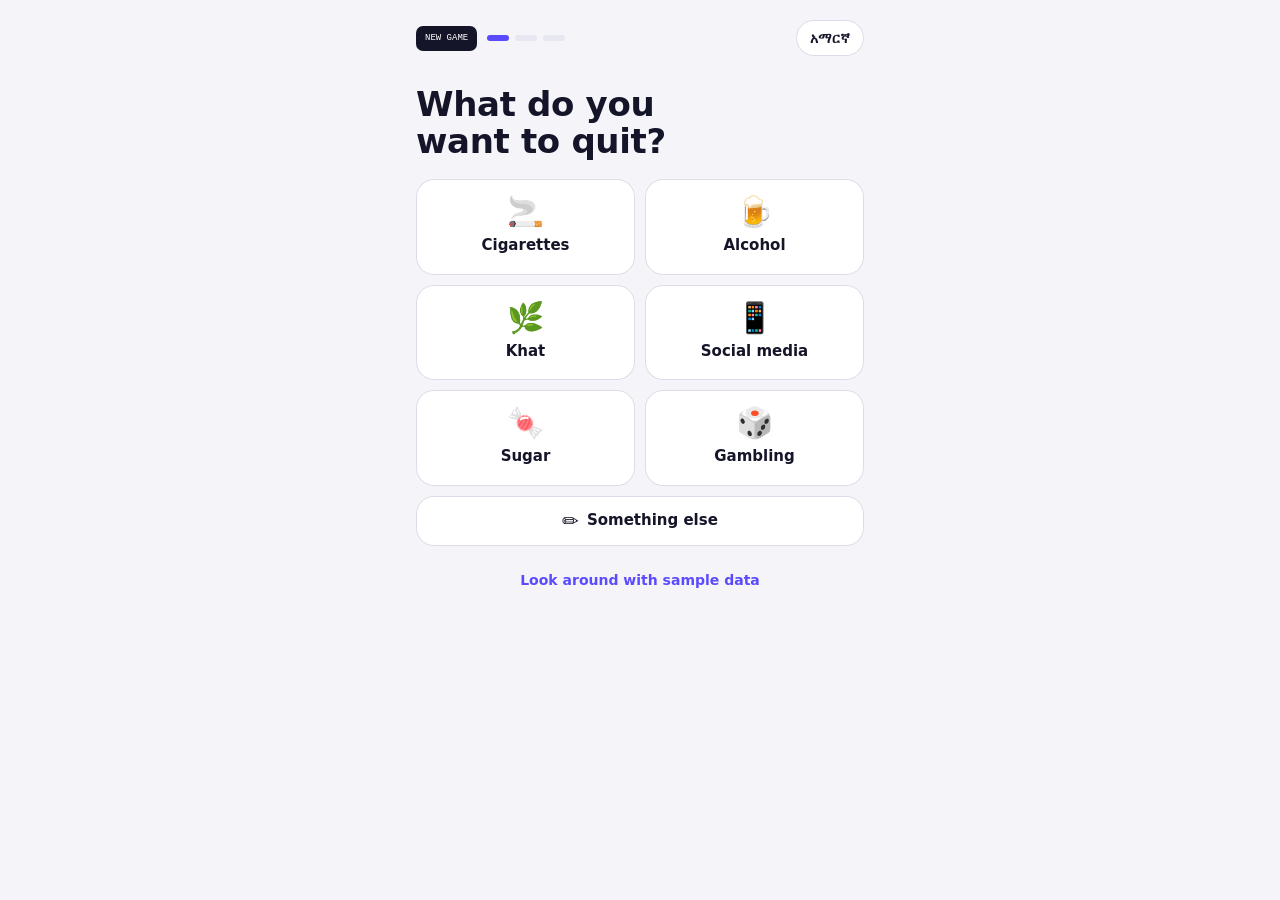
<file: index.html>
<!doctype html>
<html lang="en">
<head>
<meta charset="utf-8">
<meta name="viewport" content="width=device-width,initial-scale=1,viewport-fit=cover">
<meta http-equiv="Content-Security-Policy" content="default-src 'none'; script-src 'self'; style-src 'self' 'unsafe-inline' https://fonts.googleapis.com; font-src https://fonts.gstatic.com; img-src 'self' data:; connect-src 'self'; manifest-src 'self'; worker-src 'self'; base-uri 'none'; form-action 'none'; object-src 'none'">
<meta name="referrer" content="no-referrer">
<title>Play and Quit</title>
<meta name="theme-color" content="#170f35">
<link rel="stylesheet" href="https://fonts.googleapis.com/css2?family=Bricolage+Grotesque:opsz,wght@12..96,600;12..96,800&family=DM+Sans:wght@400;500;700&family=Press+Start+2P&family=JetBrains+Mono:wght@500;700&family=Noto+Sans+Ethiopic:wght@400;700&display=swap">
<link rel="manifest" href="manifest.webmanifest">
<link rel="icon" href="icon.svg" type="image/svg+xml">
<link rel="apple-touch-icon" href="icon-192.png">
<meta name="apple-mobile-web-app-capable" content="yes">
<meta name="mobile-web-app-capable" content="yes">
<link rel="stylesheet" href="app.css">
<style>:root{padding-top:env(safe-area-inset-top,0px)}body{margin:0}[hidden]{display:none!important}</style>
</head>
<body>
<div class="app" id="app"></div>
<div id="layer"></div>
<script src="app.js"></script>
</body>
</html>
</file>
<file: app.css>
/* Layout: one phone-width column. A clean light shell, with a dark arcade score cabinet as the centerpiece of each screen and a tab bar pinned to the bottom. */
:root{
  --bg:#f4f4f9; --card:#ffffff; --tx:#151529; --mu:#646882; --track:#e6e7f0; --line:#dcdde8;
  --btn:#151529; --btntx:#ffffff; --chip:#e9e6ff;
  --cab:#170f35; --cab2:#241a52; --cabgrid:#2e2462; --cabtx:#f4f0ff; --cabmu:#a197cf;
  --xp:#5b4bff; --amber:#ffb627; --pink:#ff4f9a; --cyan:#4fd8ff;
  --good:#12a578; --goodsoft:#dcf5ec; --warnsoft:#ffe7f0; --warntx:#b81f5e;
  --f-display:"Bricolage Grotesque","Noto Sans Ethiopic","Segoe UI",system-ui,sans-serif;
  --f-body:"DM Sans","Noto Sans Ethiopic",system-ui,-apple-system,sans-serif;
  --f-pixel:"Press Start 2P","Noto Sans Ethiopic","Courier New",monospace;
  --f-mono:"JetBrains Mono",ui-monospace,Menlo,monospace;
}
@media (prefers-color-scheme: dark){:root:not([data-theme="light"]){
  --bg:#0f0f19; --card:#1a1a29; --tx:#f0f0f8; --mu:#9b9eb8; --track:#2a2b3e; --line:#2f3045;
  --btn:#f0f0f8; --btntx:#151529; --chip:#2a2552; --goodsoft:#123a2e; --warnsoft:#3a1828; --warntx:#ff8ab8; color-scheme:dark}}
:root[data-theme="dark"]{
  --bg:#0f0f19; --card:#1a1a29; --tx:#f0f0f8; --mu:#9b9eb8; --track:#2a2b3e; --line:#2f3045;
  --btn:#f0f0f8; --btntx:#151529; --chip:#2a2552; --goodsoft:#123a2e; --warnsoft:#3a1828; --warntx:#ff8ab8; color-scheme:dark}
*{box-sizing:border-box}
html,body{height:100%}
body{background:var(--bg);color:var(--tx);font-family:var(--f-body);font-size:15px;line-height:1.45;-webkit-tap-highlight-color:transparent}
button,input,select,textarea{font:inherit;color:inherit}
button{cursor:pointer}
:focus-visible{outline:3px solid var(--xp);outline-offset:2px}
.app{max-width:480px;margin:0 auto;min-height:100%;display:flex;flex-direction:column;
  padding-left:max(16px,env(safe-area-inset-left,0px));padding-right:max(16px,env(safe-area-inset-right,0px));padding-block:12px calc(92px + env(safe-area-inset-bottom,0px))}
.app.nonav{padding-bottom:calc(24px + env(safe-area-inset-bottom,0px))}
.view{display:flex;flex-direction:column;gap:12px}

/* top bar */
.top{display:flex;justify-content:space-between;align-items:center;gap:10px;padding:4px 0}
.habit{display:flex;gap:8px;align-items:center;font-weight:700;font-size:15px;background:none;border:0;padding:4px 0;min-width:0}
.habit i{width:32px;height:32px;border-radius:10px;background:var(--chip);display:grid;place-items:center;font-style:normal;font-size:16px;flex:none}
.habit span{overflow:hidden;text-overflow:ellipsis;white-space:nowrap}
.habit .car{font-size:11px;color:var(--mu)}
.lvl{font:9px/1 var(--f-pixel);background:var(--btn);color:var(--btntx);padding:8px 9px;border-radius:7px;white-space:nowrap}
h1.h{font:800 26px/1.1 var(--f-display);margin:0;letter-spacing:-.01em;text-wrap:balance}

/* buttons */
.row2{display:flex;gap:8px}
.btn{flex:1;border:0;border-radius:14px;padding:14px 12px;font-weight:700;font-size:15px;background:var(--btn);color:var(--btntx)}
.btn.ghost{background:var(--card);color:var(--tx);box-shadow:inset 0 0 0 1px var(--line)}
.btn.px{font:11px/1.4 var(--f-pixel);letter-spacing:.04em;border-radius:9px;background:var(--pink);color:#1a0820;box-shadow:0 4px 0 #a5235d}
.btn.amber{background:var(--amber);color:#2a1a00;box-shadow:0 4px 0 #b57900}
.btn.danger{background:var(--warnsoft);color:var(--warntx)}
.btn:active{transform:translateY(1px)}
.btn.sm{flex:none;padding:9px 12px;font-size:13px;border-radius:10px}
.link{background:none;border:0;color:var(--xp);font-weight:700;padding:6px 0;font-size:14px}

/* arcade cabinet */
.cab{background:var(--cab);color:var(--cabtx);border-radius:20px;padding:16px 16px 14px;position:relative;overflow:hidden;
  background-image:linear-gradient(var(--cabgrid) 1px,transparent 1px),linear-gradient(90deg,var(--cabgrid) 1px,transparent 1px);background-size:18px 18px}
.cab::after{content:"";position:absolute;inset:0;pointer-events:none;background:repeating-linear-gradient(0deg,rgba(0,0,0,.16) 0 1px,transparent 1px 3px)}
.cab>*{position:relative;z-index:1}
.cab .row{display:flex;justify-content:space-between;font:8px/1.6 var(--f-pixel);color:var(--cabmu)}
.cab .row b{display:block;font:700 14px var(--f-mono);color:var(--amber);margin-top:3px;font-variant-numeric:tabular-nums}
.cab .row .r{text-align:right}
.cab .lab{font:8px var(--f-pixel);color:var(--cyan);text-align:center;margin-top:12px;letter-spacing:.1em}
.cab .score{font:700 clamp(32px,10vw,42px)/1.1 var(--f-mono);text-align:center;margin-top:8px;font-variant-numeric:tabular-nums;letter-spacing:-.02em}
.cab .score small{font-size:.38em;color:var(--cabmu);margin:0 5px 0 1px}
.cab .sec{font:8px var(--f-pixel);color:var(--cabmu);text-align:center;margin-top:8px}
.blocks{display:grid;grid-template-columns:repeat(20,1fr);gap:2px;margin-top:14px}
.blocks i{height:11px;background:var(--cabgrid)}
.blocks i.on{background:var(--amber)}
.blocks i.flag{background:var(--pink)}
.blocks.won i{background:var(--cyan)}
.cab .cap{display:flex;justify-content:space-between;font:7px/1.4 var(--f-pixel);color:var(--cabmu);margin-top:7px;gap:8px}
.cab .cap b{color:var(--amber);font-weight:400}
.cab .cap b.won{color:var(--cyan)}
@keyframes blink{50%{opacity:.35}}
.beaten{animation:blink 1.2s steps(2) infinite}
@media (prefers-reduced-motion:reduce){.beaten{animation:none}}

.say{background:var(--card);border-radius:14px;padding:12px 14px;font-size:14px;color:var(--mu);line-height:1.4}
.say b{color:var(--tx)}
.say.win{background:var(--goodsoft)}
.chain{display:flex;align-items:center;gap:10px;background:var(--card);border-radius:14px;padding:12px 14px}
.chain .t{font-size:12.5px;color:var(--mu);line-height:1.3;flex:1;min-width:0}
.chain .t b{display:block;color:var(--tx);font-size:14px}
.pips{display:flex;gap:4px;flex-wrap:wrap;justify-content:flex-end;max-width:50%}
.pip{width:15px;height:15px;border-radius:4px;background:var(--track)}
.pip.on{background:var(--xp)}
.pip.now{background:transparent;box-shadow:inset 0 0 0 2px var(--xp)}
.trail{background:var(--card);border-radius:14px;padding:12px 14px}
.cap2{font-size:11px;letter-spacing:.08em;text-transform:uppercase;color:var(--mu);display:flex;justify-content:space-between;gap:8px}
.trail svg{width:100%;height:42px;display:block;margin-top:6px}

.mini{display:grid;grid-template-columns:1fr 1fr;gap:8px}
.mini>div{background:var(--card);border-radius:14px;padding:12px;font-size:12px;color:var(--mu);line-height:1.3;min-width:0}
.mini b{display:block;font:700 17px var(--f-mono);color:var(--tx);font-variant-numeric:tabular-nums;margin-bottom:2px;overflow-wrap:anywhere}

/* break quest */
.quest{background:var(--card);border-radius:18px;padding:14px;display:flex;flex-direction:column;gap:10px}
.quest .hd{display:flex;justify-content:space-between;align-items:baseline;gap:8px}
.quest .hd b{font:800 19px/1.15 var(--f-display)}
.quest .hd span{font:700 13px var(--f-mono);color:var(--mu);white-space:nowrap}
.days{display:grid;grid-template-columns:repeat(10,1fr);gap:4px}
.days i{aspect-ratio:1;border-radius:5px;background:var(--track);font:700 9px/1 var(--f-mono);display:grid;place-items:center;font-style:normal;color:var(--mu)}
.days i.ok{background:var(--good);color:#fff}
.days i.today{background:var(--amber);color:#2a1a00}
.days i.cp{box-shadow:inset 0 0 0 2px var(--xp)}
.days i.goal{background:var(--cab);color:var(--amber)}
.legend{display:flex;gap:12px;font-size:11.5px;color:var(--mu);flex-wrap:wrap}
.legend span::before{content:"";display:inline-block;width:9px;height:9px;border-radius:2px;margin-right:5px;background:var(--c)}
.legend span.cpk::before{background:transparent;box-shadow:inset 0 0 0 2px var(--xp)}

/* cleared / free banner */
.banner{background:var(--cab);color:var(--cabtx);border-radius:18px;padding:16px;text-align:center;display:flex;flex-direction:column;gap:10px}
.banner h3{font:400 15px/1.5 var(--f-pixel);color:var(--amber);margin:0}
.banner p{margin:0;font-size:14px;color:var(--cabmu)}

/* ladder */
.ladder{display:flex;flex-direction:column;gap:6px}
.rung{display:grid;grid-template-columns:38px 1fr auto;gap:10px;align-items:center;background:var(--card);border-radius:12px;padding:10px 12px}
.rung .n{font:8px var(--f-pixel);color:var(--mu)}
.rung .t{font-size:12px;color:var(--mu);line-height:1.3;min-width:0}
.rung .t b{display:block;color:var(--tx);font-size:14px}
.rung .d{font:700 14px var(--f-mono);font-variant-numeric:tabular-nums;white-space:nowrap}
.rung.up .d{color:var(--good)}
.rung.down{background:var(--warnsoft)}
.rung.down .d{color:var(--warntx)}
.rung.live{box-shadow:inset 0 0 0 2px var(--xp)}
.rung.live .d{color:var(--xp)}
.goals{display:flex;gap:6px;flex-wrap:wrap}
.goals span{font:7px/1 var(--f-pixel);padding:8px 7px;border-radius:5px;background:var(--track);color:var(--mu)}
.goals span.got{background:var(--cab);color:var(--amber)}
.goals span.boss{background:transparent;box-shadow:inset 0 0 0 2px var(--pink);color:var(--pink)}
.goals span.boss.got{background:var(--pink);color:#1a0820}
.empty{color:var(--mu);font-size:14px;text-align:center;padding:18px 10px;background:var(--card);border-radius:14px}

/* forms */
.sect{font-size:11px;letter-spacing:.08em;text-transform:uppercase;color:var(--mu);margin:8px 0 -4px}
.card{background:var(--card);border-radius:16px;padding:14px;display:flex;flex-direction:column;gap:12px;box-shadow:inset 0 0 0 1px var(--line)}
.fld{display:flex;flex-direction:column;gap:6px;font-size:13px;color:var(--mu)}
.fld input,.fld select,.fld textarea{background:var(--bg);border:1px solid var(--line);border-radius:11px;padding:11px 12px;font-size:16px;color:var(--tx);width:100%;min-width:0}
.fld textarea{font:12px/1.4 var(--f-mono);min-height:90px;resize:vertical}
.inline{display:flex;gap:8px}
.inline>*{flex:1;min-width:0}
.chips{display:flex;gap:6px;flex-wrap:wrap}
.chip{border:0;font-size:14px;padding:9px 13px;border-radius:999px;background:var(--bg);color:var(--tx);box-shadow:inset 0 0 0 1px var(--line)}
.chip.on{background:var(--btn);color:var(--btntx);box-shadow:none}
.mode{border:0;text-align:left;border-radius:18px;padding:14px;background:var(--card);display:flex;flex-direction:column;gap:6px;box-shadow:inset 0 0 0 1px var(--line);width:100%}
.mode.sel{box-shadow:inset 0 0 0 2px var(--xp)}
.mode .tag{font:8px var(--f-pixel);color:var(--xp)}
.mode h3{margin:0;font:800 19px var(--f-display);color:var(--tx)}
.mode p{margin:0;font-size:13.5px;color:var(--mu);line-height:1.4}
.toggle{display:flex;justify-content:space-between;align-items:center;gap:12px;font-size:15px;color:var(--tx)}
.toggle small{display:block;color:var(--mu);font-size:12.5px}
.sw{position:relative;width:48px;height:28px;flex:none}
.sw input{opacity:0;position:absolute;inset:0;margin:0;cursor:pointer}
.sw span{position:absolute;inset:0;border-radius:99px;background:var(--track);transition:background .15s;pointer-events:none}
.sw span::after{content:"";position:absolute;top:3px;left:3px;width:22px;height:22px;border-radius:50%;background:#fff;box-shadow:0 1px 3px rgba(0,0,0,.25);transition:transform .15s}
.sw input:checked+span{background:var(--xp)}
.sw input:checked+span::after{transform:translateX(20px)}
.sw input:focus-visible+span{outline:3px solid var(--xp);outline-offset:2px}
.note{font-size:12.5px;color:var(--mu);margin:0}
.err{font-size:13px;color:var(--warntx);margin:0}

/* tab bar */
.tabs{position:fixed;left:0;right:0;bottom:0;z-index:20;background:var(--card);box-shadow:0 -1px 0 var(--line);
  padding:8px max(16px,env(safe-area-inset-right,0px)) calc(8px + env(safe-area-inset-bottom,0px)) max(16px,env(safe-area-inset-left,0px))}
.tabs div{max-width:480px;margin:0 auto;display:flex;gap:6px}
.tab{flex:1;border:0;background:none;border-radius:12px;padding:8px 4px;display:flex;flex-direction:column;align-items:center;gap:3px;font-size:12px;font-weight:700;color:var(--mu)}
.tab svg{width:22px;height:22px}
.tab.on{color:var(--tx);background:var(--bg)}

/* sheets and overlays */
.scrim{position:fixed;inset:0;z-index:40;background:rgba(10,8,30,.5);display:flex;align-items:flex-end;justify-content:center}
.sheet{background:var(--bg);width:100%;max-width:480px;border-radius:22px 22px 0 0;max-height:92%;overflow:auto;display:flex;flex-direction:column;gap:12px;
  padding:18px max(16px,env(safe-area-inset-right,0px)) calc(20px + env(safe-area-inset-bottom,0px)) max(16px,env(safe-area-inset-left,0px))}
.sheet h2{font:800 22px/1.15 var(--f-display);margin:0}
.sheet .grab{width:40px;height:5px;border-radius:9px;background:var(--line);align-self:center;margin-top:-6px}
.hlist{display:flex;flex-direction:column;gap:6px}
.hitem{display:flex;align-items:center;gap:10px;border:0;background:var(--card);border-radius:14px;padding:12px;text-align:left;width:100%;box-shadow:inset 0 0 0 1px var(--line)}
.hitem.on{box-shadow:inset 0 0 0 2px var(--xp)}
.hitem i{width:34px;height:34px;border-radius:10px;background:var(--chip);display:grid;place-items:center;font-style:normal;font-size:17px;flex:none}
.hitem span{flex:1;min-width:0;font-weight:700}
.hitem small{display:block;font-weight:400;color:var(--mu);font-size:12.5px}

.over{position:fixed;inset:0;z-index:50;background:var(--cab);color:var(--cabtx);overflow:auto;
  background-image:linear-gradient(var(--cabgrid) 1px,transparent 1px),linear-gradient(90deg,var(--cabgrid) 1px,transparent 1px);background-size:20px 20px}
.over .in{max-width:480px;margin:0 auto;min-height:100%;display:flex;flex-direction:column;gap:14px;text-align:center;
  padding:calc(40px + env(safe-area-inset-top,0px)) max(16px,env(safe-area-inset-right,0px)) calc(24px + env(safe-area-inset-bottom,0px)) max(16px,env(safe-area-inset-left,0px))}
.over h4{font:400 clamp(22px,7vw,28px)/1.45 var(--f-pixel);color:var(--pink);margin:10px 0 0;text-shadow:3px 3px 0 #4a1036}
.over h4.up{color:var(--amber);text-shadow:3px 3px 0 #5a3a00}
.over h4.first{color:var(--cyan);text-shadow:3px 3px 0 #0b3d52}
.over p{margin:0;font-size:15px;color:var(--cabmu)}
.vs{display:grid;grid-template-columns:1fr auto 1fr;gap:8px;align-items:center;background:var(--cab2);border-radius:12px;padding:14px 10px}
.vs div{font:7px/1.8 var(--f-pixel);color:var(--cabmu)}
.vs b{display:block;font:700 17px var(--f-mono);color:var(--cabtx)}
.vs .won b{color:var(--amber)}
.vs .x{font:11px var(--f-pixel);color:var(--pink)}
.lose{display:flex;justify-content:space-between;font:8px var(--f-pixel);color:var(--cabmu);padding:0 4px}
.lose b{color:var(--pink);font:700 14px var(--f-mono)}
.lose b.up{color:var(--amber)}
.newb{background:var(--cab2);border-radius:12px;padding:12px;font-size:14px;color:var(--cabtx);text-align:left;line-height:1.45}
.newb b{color:var(--cyan)}
.over .gap{margin-top:auto;display:flex;flex-direction:column;gap:10px;padding-top:10px}
.over .btn.ghost{background:transparent;color:var(--cabmu);box-shadow:inset 0 0 0 2px var(--cabgrid)}

.toast{position:fixed;left:50%;transform:translateX(-50%);bottom:calc(96px + env(safe-area-inset-bottom,0px));z-index:60;background:var(--cab);color:var(--cabtx);
  padding:12px 16px;border-radius:14px;font-size:14px;max-width:calc(100% - 32px);width:max-content;box-shadow:0 10px 30px -10px rgba(0,0,0,.5);text-align:center}
.toast b{color:var(--amber);font:9px var(--f-pixel);display:block;margin-bottom:4px}

/* onboarding */
.hero{display:flex;flex-direction:column;gap:6px;padding-top:12px}
.hero .lvl{align-self:flex-start}
.hero p{margin:0;color:var(--mu)}
.rulebox{display:grid;gap:8px}
.rulebox div{font-size:13.5px;color:var(--mu);border-left:3px solid var(--xp);padding:2px 0 2px 10px}
.rulebox b{color:var(--tx)}

/* simplified onboarding */
.ob{gap:18px;padding-top:6px}
.obtop{display:flex;align-items:center;justify-content:space-between;gap:10px;min-height:40px}
.obtop>:first-child,.obtop>:last-child{flex:1 1 0}
.obtop>:first-child{justify-self:start;text-align:left}
.obtop .lvl{flex:0 0 auto}
.langbtn{border:0;background:var(--card);box-shadow:inset 0 0 0 1px var(--line);border-radius:999px;padding:8px 14px;font-weight:700;font-size:14px;flex:0 0 auto!important;margin-left:auto}
.dots{display:flex;gap:6px;flex:none}
.dots i{width:22px;height:6px;border-radius:9px;background:var(--track)}
.dots i.on{background:var(--xp)}
h1.h.big{font-size:clamp(28px,8vw,34px);margin-top:10px}
.tiles{display:grid;grid-template-columns:1fr 1fr;gap:10px}
.tile{border:0;background:var(--card);box-shadow:inset 0 0 0 1px var(--line);border-radius:18px;padding:18px 12px;display:flex;flex-direction:column;align-items:center;gap:8px;font-weight:700;font-size:15px;color:var(--tx)}
.tile i{font-style:normal;font-size:30px;line-height:1}
.tile.on{box-shadow:inset 0 0 0 2px var(--xp)}
.tile.wide{grid-column:1/-1;flex-direction:row;justify-content:center;padding:14px}
.tile.wide i{font-size:20px}
.link.center{align-self:center}
.chip.big{padding:12px 18px;font-size:15px}
input.when{background:var(--card);border:1px solid var(--line);border-radius:14px;padding:16px;font-size:18px;width:100%;min-width:0;color:var(--tx)}
/* Amharic: pixel-font labels switch to a readable Ethiopic face and size */
:root[lang="am"]{--f-pixel:"Noto Sans Ethiopic","DM Sans",sans-serif}
:root[lang="am"] .lvl,:root[lang="am"] .cab .row,:root[lang="am"] .cab .lab,:root[lang="am"] .cab .sec,:root[lang="am"] .cab .cap,
:root[lang="am"] .mode .tag,:root[lang="am"] .goals span,:root[lang="am"] .lose,:root[lang="am"] .vs div,:root[lang="am"] .toast b{font-size:12px;font-weight:700;letter-spacing:0}
:root[lang="am"] .cab .row b,:root[lang="am"] .vs b,:root[lang="am"] .lose b{font-family:var(--f-mono)}
:root[lang="am"] .btn.px{font-size:16px;font-weight:700}
:root[lang="am"] .over h4{font-weight:700;font-size:clamp(28px,9vw,36px);line-height:1.25}
:root[lang="am"] .banner h3{font-size:22px;font-weight:700;line-height:1.3}
</file>
